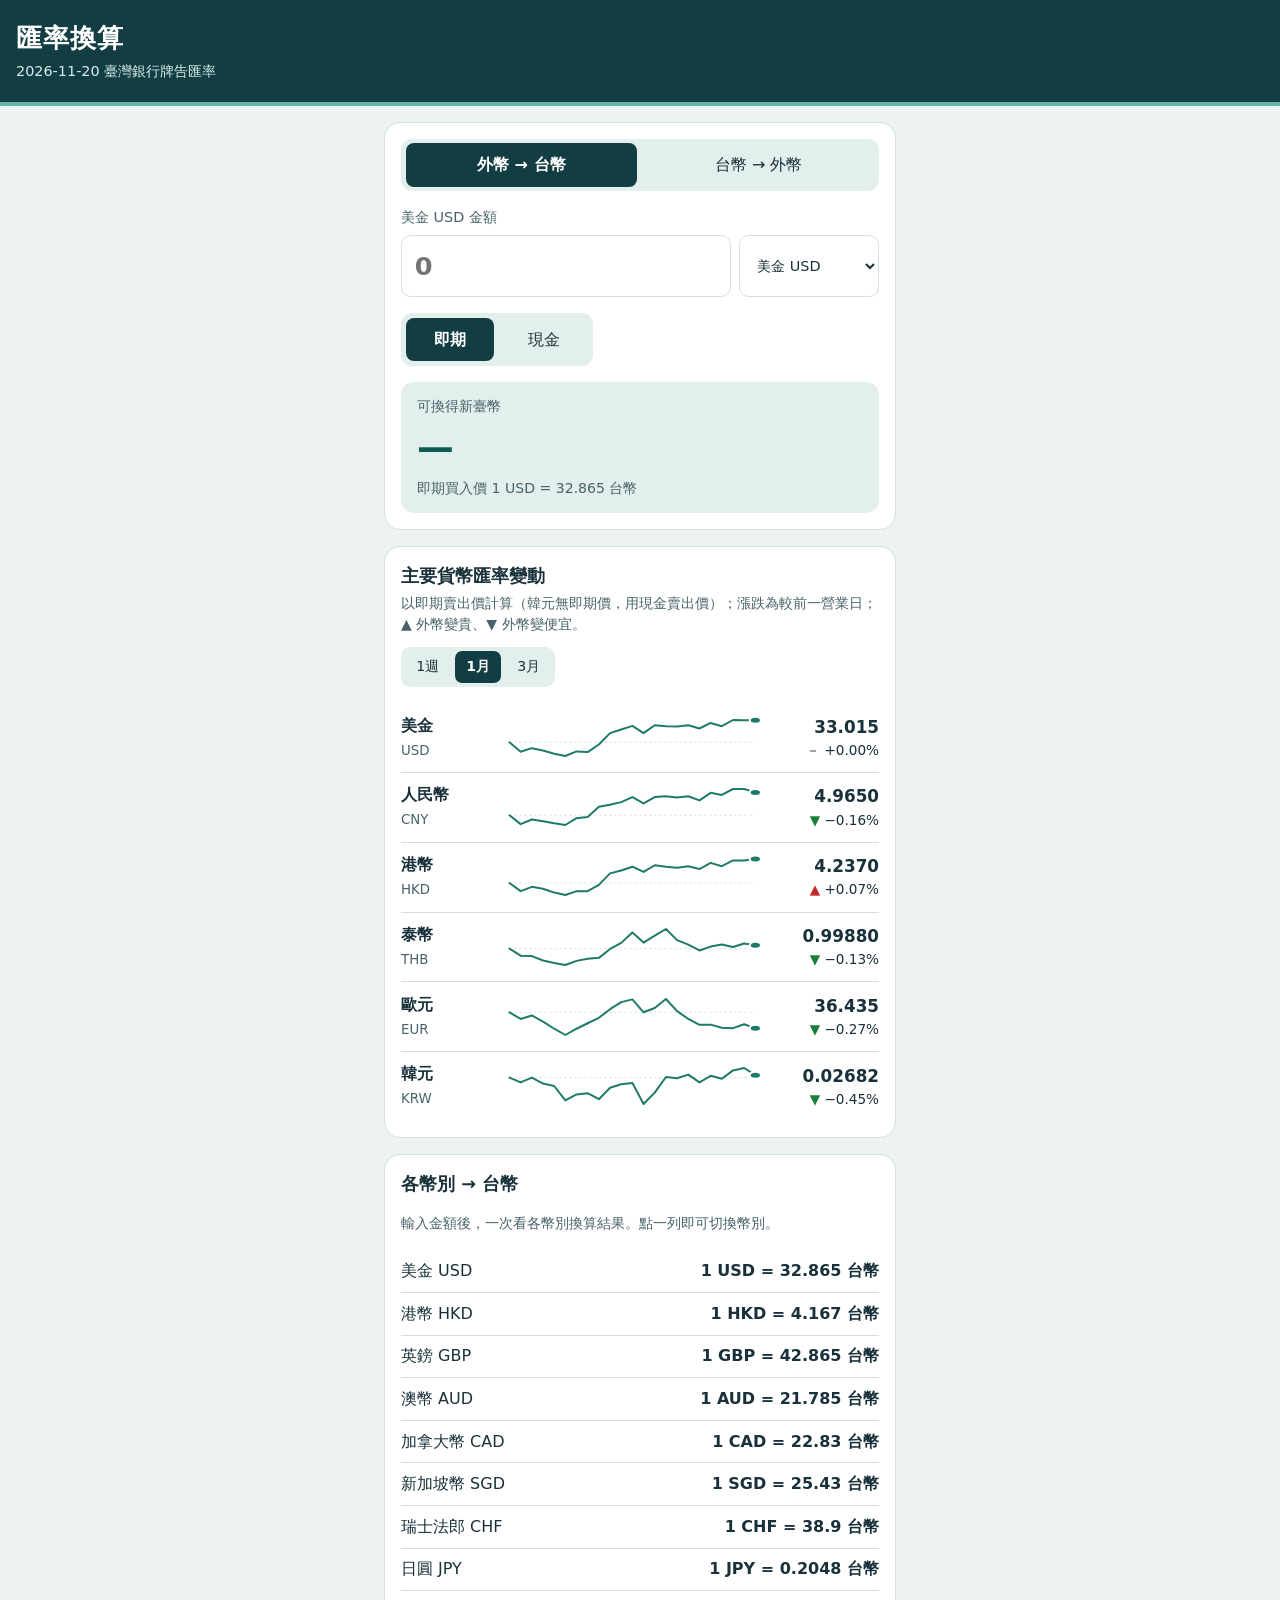
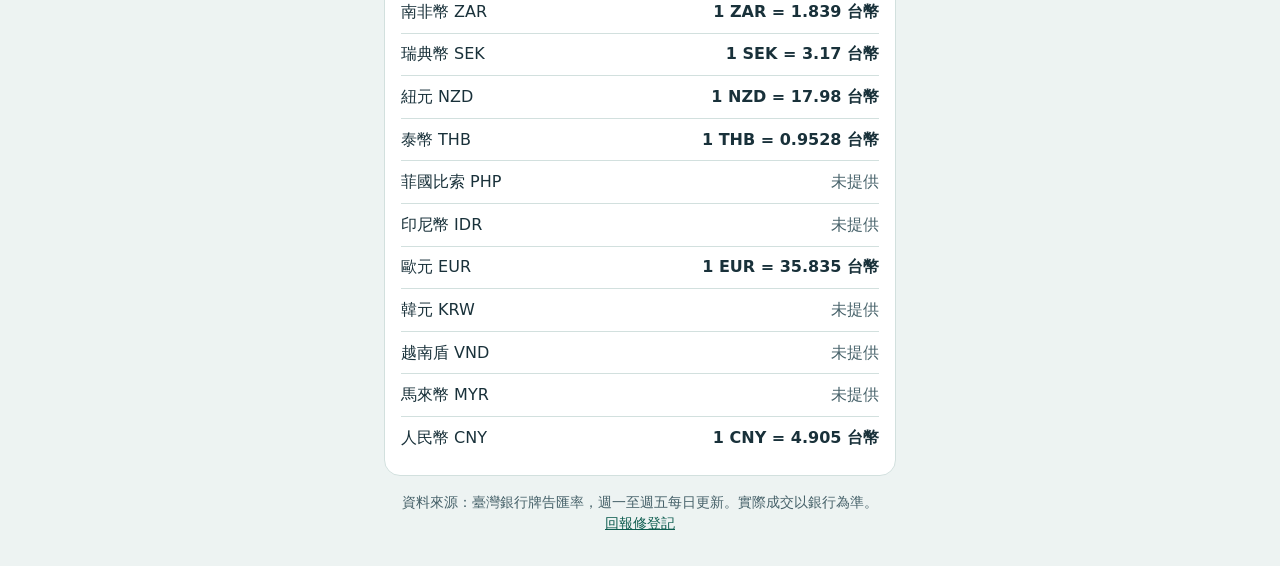
<file: exchange/index.html>
<!doctype html>
<html lang="zh-Hant">
<head>
  <meta charset="utf-8">
  <meta name="viewport" content="width=device-width, initial-scale=1">
  <meta name="theme-color" content="#123e43">
  <title>匯率換算</title>
  <link rel="manifest" href="../manifest.webmanifest">
  <meta name="apple-mobile-web-app-title" content="匯率換算">
  <link rel="icon" href="./icons/exchange-192.png" type="image/png">
  <link rel="apple-touch-icon" href="./icons/exchange-180.png">
  <link rel="stylesheet" href="./style.css">
  <script defer src="./app.js"></script>
</head>
<body>
  <header class="top">
    <h1>匯率換算</h1>
    <p id="rate-date" role="status">載入匯率中…</p>
  </header>
  <main>
    <div id="install-bar" class="install-bar" hidden>
      <img src="./icons/exchange-192.png" alt="" width="40" height="40">
      <p id="install-text">將「匯率換算」安裝到主畫面，像 App 一樣開啟。</p>
      <button id="install-button" type="button" hidden>安裝</button>
      <button id="install-close" type="button" class="close" aria-label="關閉安裝提示">✕</button>
    </div>
    <form id="converter" class="card" autocomplete="off" onsubmit="return false">
      <div class="direction" role="group" aria-label="換算方向">
        <button type="button" data-direction="toTwd" aria-pressed="true">外幣 → 台幣</button>
        <button type="button" data-direction="fromTwd" aria-pressed="false">台幣 → 外幣</button>
      </div>

      <label class="field">
        <span id="amount-label">外幣金額</span>
        <div class="amount-row">
          <input id="amount" type="text" inputmode="decimal" enterkeyhint="done" placeholder="0" aria-describedby="amount-label">
          <select id="currency" aria-label="幣別" disabled></select>
        </div>
      </label>

      <div class="rate-type" role="group" aria-label="匯率種類">
        <button type="button" data-kind="spot" aria-pressed="true">即期</button>
        <button type="button" data-kind="cash" aria-pressed="false">現金</button>
      </div>

      <div class="result" aria-live="polite">
        <span id="result-label">可換得新臺幣</span>
        <output id="result">—</output>
        <small id="rate-used"></small>
      </div>
    </form>

    <section class="card" aria-labelledby="trend-heading">
      <div class="trend-head">
        <div>
          <h2 id="trend-heading">主要貨幣匯率變動</h2>
          <p class="muted">以即期賣出價計算（韓元無即期價，用現金賣出價）；漲跌為較前一營業日；▲ 外幣變貴、▼ 外幣變便宜。</p>
        </div>
        <div class="range" role="group" aria-label="走勢期間">
          <button type="button" data-range="5" aria-pressed="false">1週</button>
          <button type="button" data-range="22" aria-pressed="true">1月</button>
          <button type="button" data-range="66" aria-pressed="false">3月</button>
        </div>
      </div>
      <ul id="trend-list" class="trend-list"><li class="muted">載入中…</li></ul>
    </section>

    <section class="card">
      <h2 id="all-heading">全部幣別</h2>
      <p class="muted" id="all-note">輸入金額後，一次看各幣別換算結果。</p>
      <ul id="all-list" class="all-list"></ul>
    </section>

    <p class="muted footnote">資料來源：臺灣銀行牌告匯率，週一至週五每日更新。實際成交以銀行為準。<br><a href="../index.html">回報修登記</a></p>
  </main>
</body>
</html>
</file>
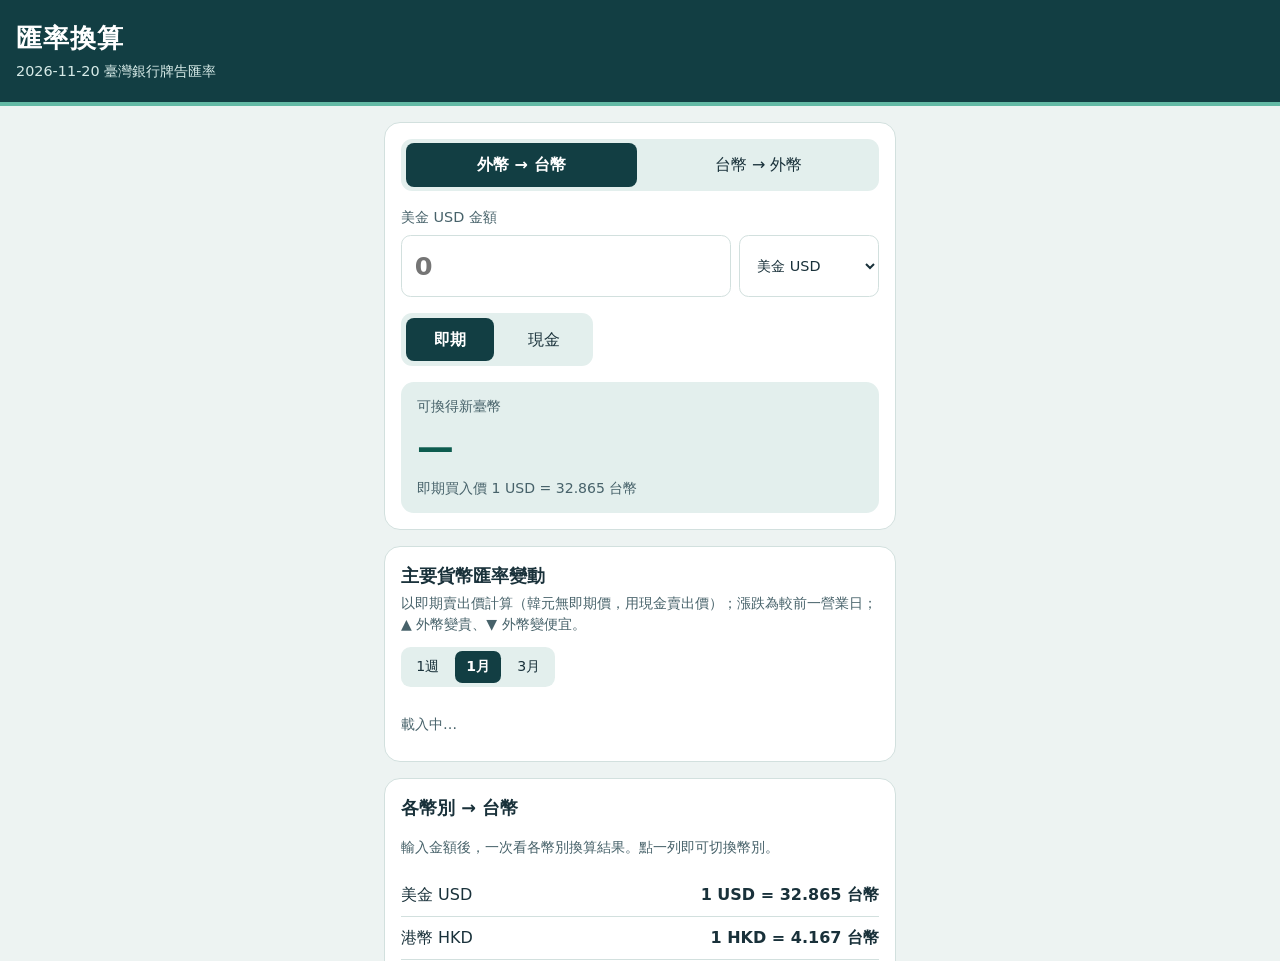
<file: rates.html>
<!doctype html>
<html lang="zh-Hant">
<head>
  <meta charset="utf-8">
  <meta http-equiv="refresh" content="0; url=./exchange/">
  <title>匯率換算</title>
</head>
<body>
  <p>匯率頁面已移至 <a href="./exchange/">匯率換算 App</a>。</p>
</body>
</html>
</file>
<file: exchange/style.css>
:root {
  --ink: #19313a; --muted: #47626a; --bg: #edf3f2; --card: #fff; --line: #d2e0de;
  --brand: #123e43; --accent: #63b9a5; --accent-ink: #0d5c4f; --chip: #e3efed;
  --line-mark: #1f7a68; --grid: #d2e0de; --up: #c62828; --down: #1b7f3b;
  color-scheme: light dark;
  font-family: "Noto Sans TC", "Microsoft JhengHei", system-ui, sans-serif;
  color: var(--ink); background: var(--bg); line-height: 1.5;
}
@media (prefers-color-scheme: dark) {
  :root { --ink: #e3eeec; --muted: #9db5b3; --bg: #0e1d20; --card: #16292d; --line: #2a4247;
          --accent-ink: #8fd8c6; --chip: #1f3a3f;
          --line-mark: #63b9a5; --grid: #2a4247; --up: #ff7b72; --down: #5fd38a; }
}
*, *::before, *::after { box-sizing: border-box; }
body { margin: 0; background: var(--bg); min-height: 100dvh; }
h1, h2, p { margin: 0; }
.top { background: var(--brand); color: #fff; padding: calc(1.2rem + env(safe-area-inset-top)) 1rem 1.2rem; border-bottom: 4px solid var(--accent); }
.top h1 { font-size: 1.6rem; letter-spacing: .04em; }
.top p { color: #d7ebe8; font-size: .9rem; margin-top: .2rem; }
main { width: min(100% - 2rem, 32rem); margin: 1rem auto 2rem; display: grid; gap: 1rem; }
.card { background: var(--card); border: 1px solid var(--line); border-radius: 1rem; padding: 1rem; display: grid; gap: 1rem; min-width: 0; }
h2 { font-size: 1.1rem; }
.muted { color: var(--muted); font-size: .88rem; }
.footnote { text-align: center; }
.footnote a { color: var(--accent-ink); }

.direction, .rate-type { display: grid; grid-template-columns: 1fr 1fr; gap: .4rem; background: var(--chip); padding: .3rem; border-radius: .7rem; }
.direction button, .rate-type button {
  font: inherit; border: 0; border-radius: .5rem; padding: .6rem .4rem; background: transparent; color: var(--ink); cursor: pointer;
}
.direction button[aria-pressed="true"], .rate-type button[aria-pressed="true"] { background: var(--brand); color: #fff; font-weight: 700; }
.rate-type { width: 12rem; }

.field { display: grid; gap: .35rem; color: var(--muted); font-size: .9rem; }
.amount-row { display: grid; grid-template-columns: minmax(0, 1fr) auto; gap: .5rem; }
input, select {
  font: inherit; color: var(--ink); background: var(--card); border: 1px solid var(--line); border-radius: .6rem; padding: .7rem .8rem; min-width: 0;
}
#amount { font-size: 1.6rem; font-weight: 700; font-variant-numeric: tabular-nums; }
#currency { max-width: 9rem; }
input:focus-visible, select:focus-visible, button:focus-visible { outline: 3px solid var(--accent); outline-offset: 2px; }

.result { display: grid; gap: .15rem; padding: .9rem 1rem; border-radius: .8rem; background: var(--chip); }
.result span, .result small { color: var(--muted); font-size: .88rem; }
#result { font-size: clamp(1.7rem, 8vw, 2.3rem); font-weight: 800; color: var(--accent-ink); font-variant-numeric: tabular-nums; overflow-wrap: anywhere; }

.all-list { list-style: none; margin: 0; padding: 0; }
.all-list li { display: flex; justify-content: space-between; gap: 1rem; padding: .55rem 0; border-bottom: 1px solid var(--line); font-variant-numeric: tabular-nums; }
.all-list li:last-child { border-bottom: 0; }
.all-list button { all: unset; cursor: pointer; display: contents; }
.all-list .value { font-weight: 700; text-align: right; }
.all-list .na { color: var(--muted); font-weight: 400; }

.trend-head { display: flex; flex-wrap: wrap; justify-content: space-between; align-items: end; gap: .75rem; }
.trend-head .muted { margin-top: .2rem; }
.range { display: grid; grid-template-columns: repeat(3, auto); gap: .3rem; background: var(--chip); padding: .25rem; border-radius: .6rem; }
.range button { font: inherit; font-size: .88rem; border: 0; border-radius: .45rem; padding: .35rem .7rem; background: transparent; color: var(--ink); cursor: pointer; }
.range button[aria-pressed="true"] { background: var(--brand); color: #fff; font-weight: 700; }

.trend-list { list-style: none; margin: 0; padding: 0; }
.trend-list > li { display: grid; grid-template-columns: 5.6rem minmax(0, 1fr) 6.6rem; align-items: center; gap: .75rem; padding: .65rem 0; border-bottom: 1px solid var(--line); }
.trend-list > li:last-child { border-bottom: 0; }
.trend-name { cursor: pointer; }
.trend-name strong { display: block; }
.trend-name small { color: var(--muted); }
.spark { width: 100%; height: 44px; display: block; touch-action: pan-y; cursor: crosshair; overflow: visible; }
.spark .base { stroke: var(--grid); stroke-width: 1; stroke-dasharray: 2 3; }
.spark .line { fill: none; stroke: var(--line-mark); stroke-width: 2; stroke-linejoin: round; stroke-linecap: round; }
.spark .dot { fill: var(--line-mark); stroke: var(--card); stroke-width: 2; }
.spark .cursor { stroke: var(--muted); stroke-width: 1; }
.spark-empty { color: var(--muted); font-size: .8rem; }
.trend-value { text-align: right; font-variant-numeric: tabular-nums; }
.trend-value strong { display: block; font-size: 1.05rem; }
.trend-value small { color: var(--muted); font-size: .78rem; display: block; }
.chg { font-size: .85rem; color: var(--ink); white-space: nowrap; }
.chg .arrow.up { color: var(--up); }
.chg .arrow.down { color: var(--down); }
@media (max-width: 380px) { .trend-list > li { grid-template-columns: 4.8rem minmax(0, 1fr) 6.2rem; gap: .5rem; } }
@media (prefers-color-scheme: dark) {
  .direction button[aria-pressed="true"], .rate-type button[aria-pressed="true"], .range button[aria-pressed="true"] { background: var(--accent); color: #0e1d20; }
}

.install-bar { display: grid; grid-template-columns: 40px minmax(0, 1fr) auto auto; align-items: center; gap: .75rem; padding: .75rem; background: var(--card); border: 1px solid var(--accent); border-radius: 1rem; }
.install-bar[hidden] { display: none; }
.install-bar img { border-radius: .6rem; }
.install-bar p { font-size: .9rem; }
.install-bar button { font: inherit; border: 0; border-radius: .5rem; padding: .5rem .9rem; cursor: pointer; background: var(--brand); color: #fff; font-weight: 700; }
.install-bar .close { background: transparent; color: var(--muted); padding: .4rem; font-weight: 400; }
@media (prefers-color-scheme: dark) { .install-bar button:not(.close) { background: var(--accent); color: #0e1d20; } }
</file>
